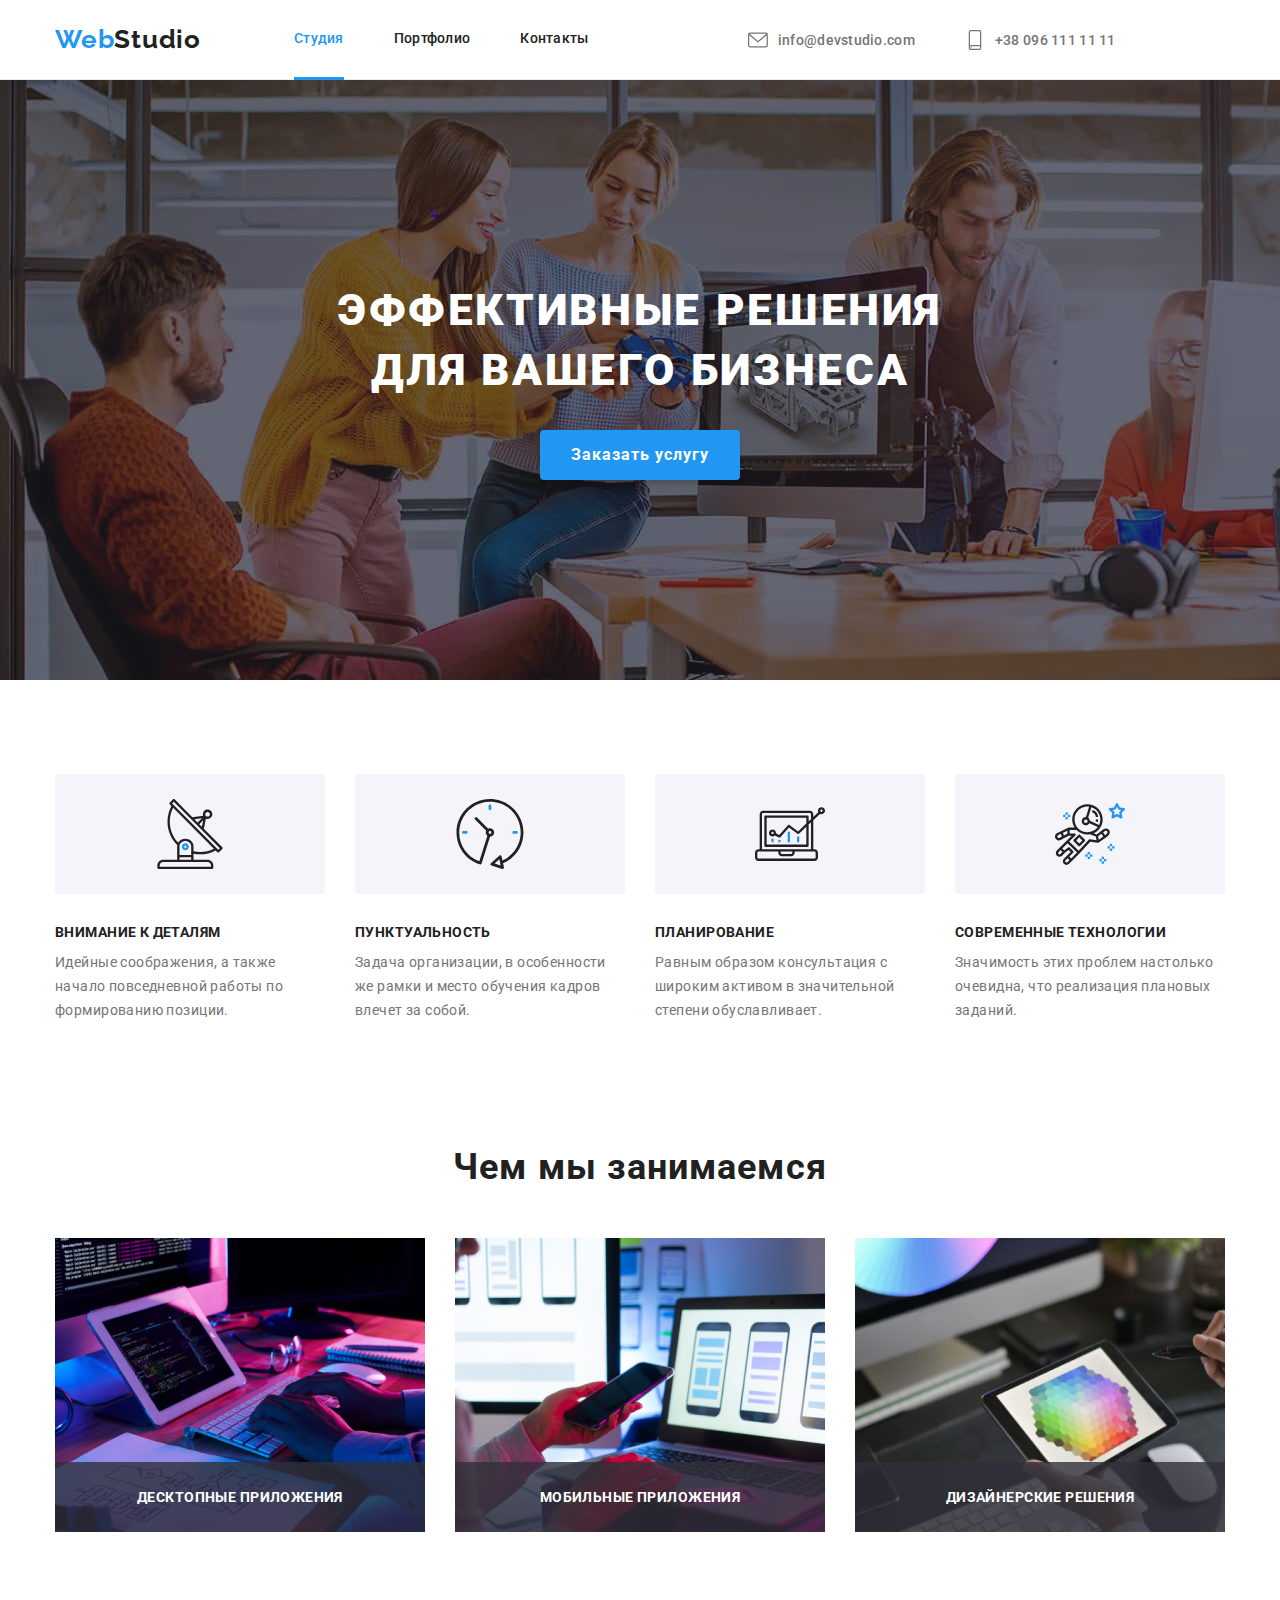
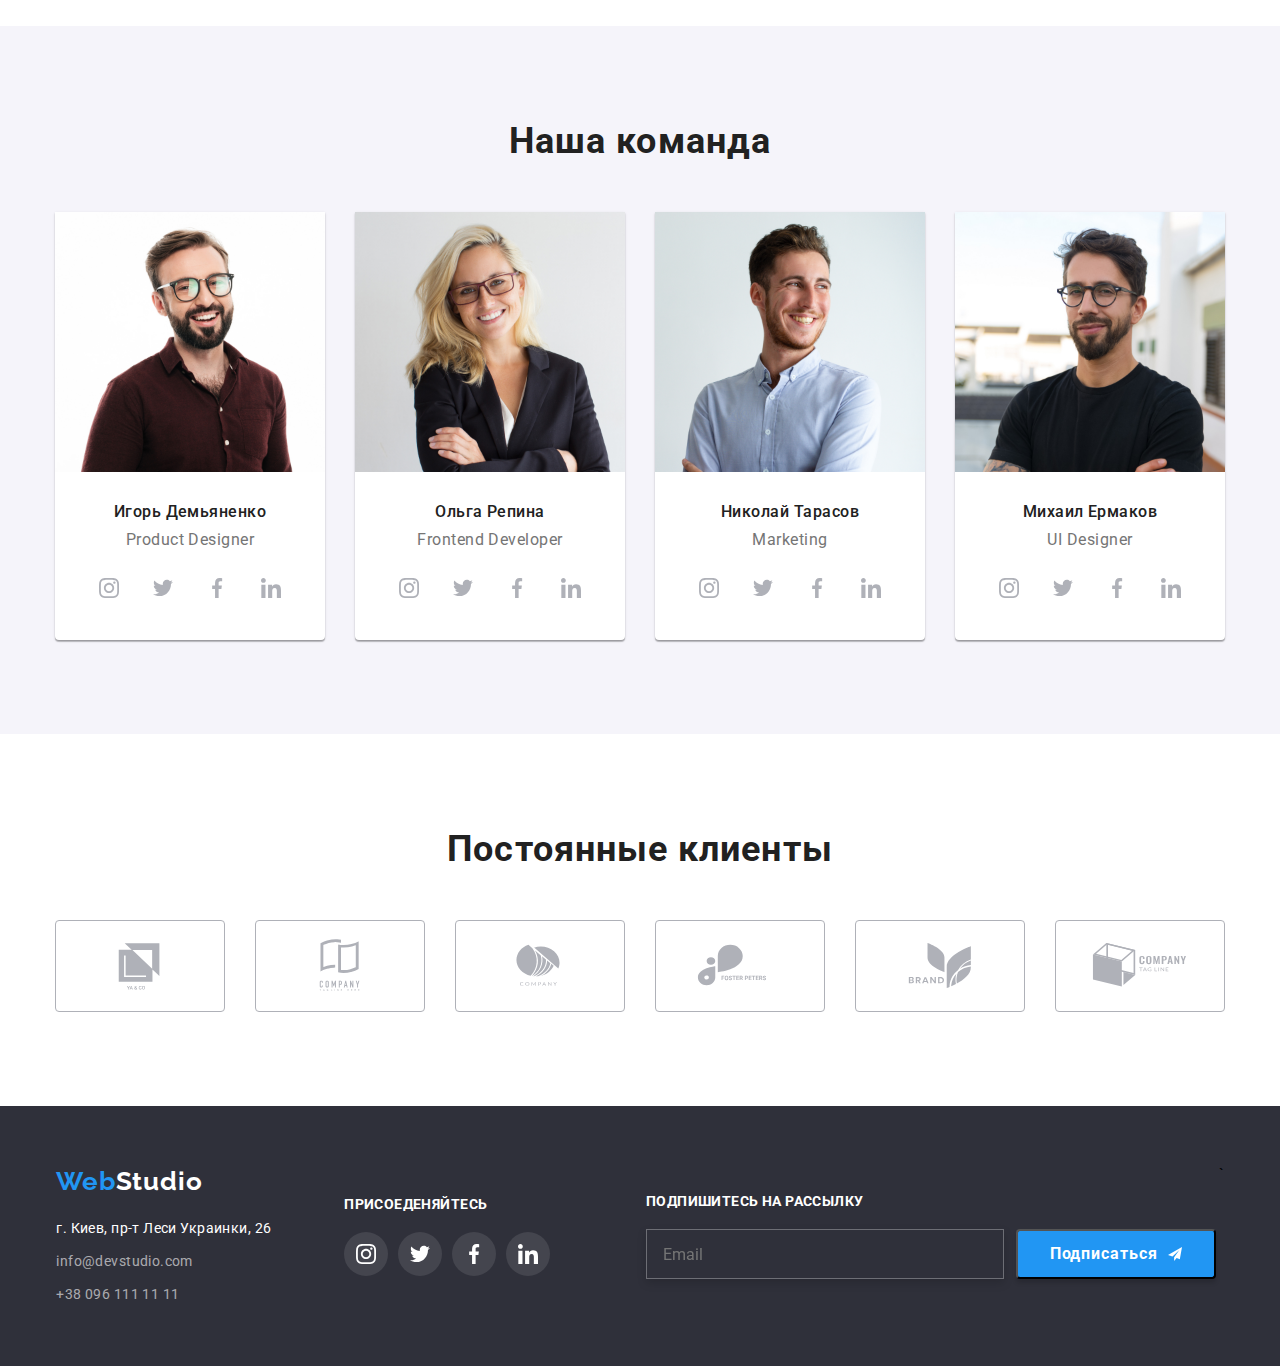
<file: index.html>
<!DOCTYPE html>
<html lang="en">
  <head>
    <meta charset="UTF-8" />
    <meta http-equiv="X-UA-Compatible" content="IE=edge" />
    <meta name="viewport" content="width=device-width, initial-scale=1.0" />
    <link href="https://fonts.googleapis.com/css2?family=Raleway:wght@700&display=swap" rel="stylesheet">
    <link href="https://fonts.googleapis.com/css2?family=Raleway:wght@700&family=Roboto:wght@400;500;700;900&display=swap" rel="stylesheet">
    <link rel="stylesheet" href="https://cdnjs.cloudflare.com/ajax/libs/modern-normalize/1.1.0/modern-normalize.min.css">
    <link rel="stylesheet" href="./css/main.min.css">
    <title>Document</title>
  </head>

  <body>
    <header class="header">
      <div class="container header-container">
        <nav class="nav">
          <a href="" class="nav-logo">Web<span class="nav-logo2">Studio</span></a>
          <button type="button" class="nav-menu__button " data-menu-button>
            <svg class="nav-menu">
              <use class="icon-menu" href="./images/icons.svg#icon-menu"></use>
              </svg>
          </button>
          <!-- Menu -->
          <div class="menu-container" data-menu>
            <button type="button" class="nav-close__menu--button" data-menu-close>
              <svg class="nav-close__menu">
                <use class="icon-close" href="./images/icons.svg#icon-close"></use>
              </svg>
            </button>
            <ul class="site-nav__menu">
              <li class="site-nav__menu--item"><a href="./index.html" class="site-nav__menu--link site-nav__menu--current">Студия</a></li>
              <li class="site-nav__menu--item">
                <a href="./portfolio.html" class="site-nav__menu--link ">Портфолио </a>
              </li >
              <li class="site-nav__menu--item"><a href="" class="site-nav__menu--link"> Контакты </a></li>
            </ul>
            <ul class="contacts-list__menu">
              <li class="contacts-list__item--menu">
                <a href="tel:+380961111111" class="contacts-list__link--menu phone"
                  > +38 096 111 11 11</a
                >
              </li>
              <li class="contacts-list__item--menu">
                <a href="mailto:info@devstudio.com" class="contacts-list__link--menu"> 
                  info@devstudio.com
                </a>
              </li >
            </ul>
            <ul class="nav-social">
              <li class="nav-social__item">
                <a class="nav-social__item--link">Instagram</a>
              </li>
              <li class="nav-social__item">
                <a class="nav-social__item--link">Twitter</a>
              </li>
              <li class="nav-social__item">
                <a class="nav-social__item--link">Facebook</a>
              </li>
              <li class="nav-social__item">
                <a class="nav-social__item--link">LinkedIn</a>
              </li>
            </ul>
          </div>
          <!-- End -->
        <ul class="site-nav">
          <li class="site-nav__item"><a href="./index.html" class="site-nav__link site-nav__link--current">Студия</a></li>
          <li class="site-nav__item">
            <a href="./portfolio.html" class="site-nav__link ">Портфолио </a>
          </li >
          <li class="site-nav__item"><a href="" class="site-nav__link"> Контакты </a></li>
        </ul>
      </nav>
        <ul class="contacts-list">
          <li class="contacts-list__item">
            <a href="mailto:info@devstudio.com" class="contacts-list__link"> 
              <svg class="contacts-list__link--mail" width="20" height="20">
                <use href="./images/icons.svg#icon-mail"></use>
              </svg>info@devstudio.com
            </a>
          </li >
          <li class="contacts-list__item">
            <a href="tel:+380961111111" class="contacts-list__link"
              ><svg class="contacts-list__link--phone" width="20" height="20">
                <use href="./images/icons.svg#icon-smartphone"></use>
              </svg> +38 096 111 11 11</a
            >
          </li>
        </ul>
      </div>
    </header>
    <main>
      <section class="section-slogan"> 
        <div class="container">
          <h1 class="section-slogan__title" >Эффективные решения <br> для вашего бизнеса</h1>
          <button type="button" class="section-slogan__button" data-modal-open>Заказать услугу</button>
        </div>
      </section>
      <div class="backdrop is-hidden" data-modal>
        <div class="modal">
          <form class="modal-form">
            <div class="form-block">
              <h6 class="tittle-form">
              Оставьте свои данные, мы вам перезвоним
              </h6>
              <label for="name" class="label-form">
                Имя 
              </label>
              <div class="icon-block">
              <input class="input-form" type="text" id="name" name="name" >
                  <svg class="icon-form">
                    <use href="./images/icons.svg#icon-contact " width="12" height="12">
                    </use>
                  </svg>
              </div>
              <label for="tel" class="label-form">
                Телефон 
              </label>
              <div class="icon-block">
                <input class="input-form" type="tel" id="tel" name="tel">
                  <svg class="icon-form">
                    <use href="./images/icons.svg#icon-phone " width="12" height="12">
                    </use>
                  </svg>
              </div>
              <label for="mail" class="label-form">
                Почта
              </label>
                <div class="icon-block">
                  <input class="input-form"  type="email" id="mail" name="mail">
                    <svg class="icon-form">
                      <use href="./images/icons.svg#icon-mail-form" width="12" height="12">
                      </use>
                    </svg>
                </div>
              <label for="comment" class="label-form">
                Комментарий
              </label>
              <textarea class="textarea" rows="5"  placeholder="Введите текст" ></textarea>
            </div>
            <label class="check-block-text" >
              <input type="checkbox"  name="topic" value="agree" id="agree"  class="checkbox" >
              <span class="check"></span>
              Соглашаюсь с рассылкой и принимаю <a class="link-form" href="">Условия договора</a></label> 
            <button class="form-button" type="submit">Отправить</button>
          </form>
          <button data-modal-close class="close-menu">
            <svg class="icon-close-form">
              <use href="./images/icons.svg#icon-close " width="11" height="11">
              </use>
            </svg>
          </button>
        </div>
      </div>
      
      <section class="section">
        <div class="container ">
          <h2 class="section-tittle">Информация</h2>
          <ul class="information-list">
            <li class="information-list__item">
              <div class="information-meta">
                <svg class="information-icon" width="70" height="70">
                  <use href="./images/icons.svg#icon-antenna"></use>
                </svg>
              </div>
              <h3 class="information-subtitles">Внимание к деталям</h3>
              <p class="information-description">
                Идейные соображения, а также начало повседневной работы по
                формированию позиции.
              </p>
            </li>   
            <li class="information-list__item">
              <div class="information-meta">
                <svg class="information-icon" width="70" height="70">
                  <use href="./images/icons.svg#icon-clock"></use>
                </svg>
              </div>
              <h3 class="information-subtitles">Пунктуальность</h3>
              <p class="information-description"> 
                Задача организации, в особенности же рамки и место обучения кадров
                влечет за собой.
              </p>
            </li>
            <li class="information-list__item">
              <div class="information-meta">
                <svg class="information-icon" width="70" height="70">
                  <use href="./images/icons.svg#icon-diagrama"></use>
                </svg>  
              </div>
              <h3 class="information-subtitles">Планирование</h3>
              <p class="information-description">
                Равным образом консультация с широким активом в значительной
                степени обуславливает.
              </p>
            </li>
            <li class="information-list__item">
              <div class="information-meta">
                <svg class="information-icon" width="70" height="70">
                  <use href="./images/icons.svg#icon-astronaut"></use>
                </svg>
              </div>
              <h3 class="information-subtitles">Современные технологии</h3>
              <p class="information-description">
                Значимость этих проблем настолько очевидна, что реализация
                плановых заданий.
              </p >
            </li>
          </ul>
        </div>
        </section >
        <section class="section-specialization">
          <div class="container">
            <h2 class="section-specialization__tittle">Чем мы занимаемся</h2>
          <ul class="specialization-list">
            <li class="specalization-list__item">
              <div class="specalization-thumb thumb-one">
                <img src="./images/img.jpg" alt="Человек печатает" width="370" />
              </div>
              
            </li>
            <li class="specalization-list__item">
              <div class="specalization-thumb thumb-two">
                <img
                src="./images/img2.jpg"
                alt="Человек смотрит в телефон"
                width="370"
              />
              </div>
              
            </li>
            <li class="specalization-list__item">
              <div class="specalization-thumb thumb-three">
                <img
                src="./images/img3.jpg"
                alt="Человек смотрит в планшет"
                width="370"
              />
              </div>
            </li>
          </ul>
        </div>
      </section>
      <section class="section-team">
        <div class="container">
        <h2 class="section-team__tittle"> Наша команда</h2>
        <ul class="team-list">
          <li class="team-list__item">
            <img src="./images/h1.jpg" alt="Фото парня в очках" width="270" class="team-list__img"/>
            <div class="teams-container">
            <h3 class="team-name">Игорь Демьяненко</h3>
            <p class="team-specialization">Product Designer</p>
            <ul class="team-media__list">
              <li class="team-media__list--item">
                <a class="team-media__link" href="">
                  <svg class="team-media__icon">
                    <use href="./images/icons.svg#icon-instagram">
                    </use>
                  </svg>
                </a>
              </li>
              <li class="team-media__list--item"> <a class="team-media__link" href="">
                <svg class="team-media__icon">
                  <use href="./images/icons.svg#icon-twitter">
                  </use>
                </svg>
              </a></li>
              <li class="team-media__list--item">
                <a class="team-media__link" href="">
                <svg class="team-media__icon">
                  <use href="./images/icons.svg#icon-facebook">
                  </use>
                </svg>
              </a></li>
              <li class="team-media__list--item"> <a class="team-media__link" href="">
                <svg class="team-media__icon">
                  <use href="./images/icons.svg#icon-linkedin">
                  </use>
                </svg>
              </a></li>
            </ul>
            </div>
          </li>
          <li class="team-list__item">
            <img
              src="./images/h2.jpg"
              alt="Фото девушки с белыми волосами в очках"
              width="270"
              class="team-list__img"
            />
            <div class="teams-container">
            <h3 class="team-name">Ольга Репина</h3>
            <p class="team-specialization">Frontend Developer</p>  
            <ul class="team-media__list">
              <li class="team-media__list--item">
                <a class="team-media__link" href="">
                  <svg class="team-media__icon">
                    <use href="./images/icons.svg#icon-instagram">
                    </use>
                  </svg>
                </a>
              </li>
              <li class="team-media__list--item"> <a class="team-media__link" href="">
                <svg class="team-media__icon">
                  <use href="./images/icons.svg#icon-twitter">
                  </use>
                </svg>
              </a></li>
              <li class="team-media__list--item">
                <a class="team-media__link" href="">
                <svg class="team-media__icon">
                  <use href="./images/icons.svg#icon-facebook">
                  </use>
                </svg>
              </a></li>
              <li class="team-media__list--item"> <a class="team-media__link" href="">
                <svg class="team-media__icon">
                  <use href="./images/icons.svg#icon-linkedin">
                  </use>
                </svg>
              </a></li>
            </ul>
            </div>
          </li>
          <li class="team-list__item">
            <img
              src="./images/h3.jpg"
              alt="Фото парня в рубашке  "
              width="270"
              class="team-list__img"
            />
            <div class="teams-container">
            <h3 class="team-name">Николай Тарасов</h3>
            <p class="team-specialization">Marketing</p>  
            <ul class="team-media__list">
              <li class="team-media__list--item">
                <a class="team-media__link" href="">
                  <svg class="team-media__icon">
                    <use href="./images/icons.svg#icon-instagram">
                    </use>
                  </svg>
                </a>
              </li>
              <li class="team-media__list--item"> <a class="team-media__link" href="">
                <svg class="team-media__icon">
                  <use href="./images/icons.svg#icon-twitter">
                  </use>
                </svg>
              </a></li>
              <li class="team-media__list--item">
                <a class="team-media__link" href="">
                <svg class="team-media__icon">
                  <use href="./images/icons.svg#icon-facebook">
                  </use>
                </svg>
              </a></li>
              <li class="team-media__list--item"> <a class="team-media__link" href="">
                <svg class="team-media__icon">
                  <use href="./images/icons.svg#icon-linkedin">
                  </use>
                </svg>
              </a></li>
            </ul>
            </div>
          </li>
          <li class="team-list__item ">
            <img
              src="./images/h4.jpg"
              alt="Фото парня в чёрной футболке"
              width="270"
              class="team-list__img"
            />
            <div class="teams-container">
            <h3 class="team-name">Михаил Ермаков</h3>
            <p class="team-specialization">UI Designer</p>  
            <ul class="team-media__list">
              <li class="team-media__list--item">
                <a class="team-media__link" href="">
                  <svg class="team-media__icon">
                    <use href="./images/icons.svg#icon-instagram">
                    </use>
                  </svg>
                </a>
              </li>
              <li class="team-media__list--item"> <a class="team-media__link" href="">
                <svg class="team-media__icon">
                  <use href="./images/icons.svg#icon-twitter">
                  </use>
                </svg>
              </a></li>
              <li class="team-media__list--item">
                <a class="team-media__link" href="">
                <svg class="team-media__icon">
                  <use href="./images/icons.svg#icon-facebook">
                  </use>
                </svg>
              </a></li>
              <li class="team-media__list--item"> <a class="team-media__link" href="">
                <svg class="team-media__icon">
                  <use href="./images/icons.svg#icon-linkedin">
                  </use>
                </svg>
              </a></li>
            </ul>
          </li>
        </ul>
            </div>
      </div>
      </section>
      <section class="client-section">
        <div class="container">
          <h2 class="client-section__title"> Постоянные клиенты</h2>
          <ul class="client-list">
            <li class="client-list__item">
                <a class="client-link" href="">
                  <svg class="client-icon">
                    <use href="./images/icons.svg#icon-client1">
                    </use>
                  </svg>
                </a>
              </li>
            <li class="client-list__item">
              <a class="client-link" href="">
                <svg class="client-icon">
                  <use href="./images/icons.svg#icon-client2">
                  </use>
                </svg>
              </a>
            </li>
            <li class="client-list__item">
            <a class="client-link" href="">
              <svg class="client-icon">
                <use href="./images/icons.svg#icon-client3">
                </use>
              </svg>
            </a>
            </li>
            <li class="client-list__item">
              <a class="client-link" href="">
                <svg class="client-icon">
                  <use href="./images/icons.svg#icon-client4">
                  </use>
                </svg>
              </a>
            </li>
              <li class="client-list__item"> 
                <a class="client-link" href="">
                  <svg class="client-icon">
                    <use href="./images/icons.svg#icon-client5">
                    </use>
                  </svg>
                </a>
            </li>
            <li class="client-list-item">
              <a class="client-link" href="">
                <svg class="client-icon">
                  <use href="./images/icons.svg#icon-client6">
                  </use>
                </svg>
              </a>
          </li>
          </ul>
        </div>
      </section>
    </main>
    <footer class="footer">
      <div class="container">
        <div class="footer-div-second">
      <div class="footer-left">
        <a href="" class="footer-logo">Web<span class="footer-logo2">Studio</span></a>
      <address class="address">
        <ul class="addres-list">
          <li class="addres-list__item">
              <a
                href="https://www.google.com.ua/maps/place/%D0%B1%D1%83%D0%BB.+%D0%9B%D0%B5%D1%81%D0%B8+%D0%A3%D0%BA%D1%80%D0%B0%D0%B8%D0%BD%D0%BA%D0%B8,+26,+%D0%9A%D0%B8%D0%B5%D0%B2,+02000/@50.4265841,30.5361971,17z/data=!3m1!4b1!4m5!3m4!1s0x40d4cf0e033ecbe9:0x57a4dffefec77da0!8m2!3d50.4265807!4d30.5383858?hl=ru"
                target="_blank"
                class="footer-googlelink"
                >г. Киев, пр-т Леси Украинки, 26</a
              >
          </li>
          <li class="addres-list__item">
              <a href="mailto:info@devstudio.com" class="address-link"
                >info@devstudio.com</a
              >
          </li>
          <li class="addres-list__item">
              <a href="tel:+380961111111" class="address-link"
                >+38 096 111 11 11</a
              >
          </li>
        </ul>
      </address>
      </div>
      <div class="footer-center">
          <h4 class="welcom">Присоеденяйтесь</h4>
          <ul class="footer-media__list">
            <li class="footer-media__list--item">
              <a class="footer-media__link" href="">
                <svg class="footer-media__icon" >
                  <use href="./images/icons.svg#icon-instagram">
                  </use>
                </svg>
              </a>
            </li>
            <li class="footer-media__list--item">
              <a class="footer-media__link" href="">
                <svg class="footer-media__icon" >
                  <use href="./images/icons.svg#icon-twitter">
                  </use>
                </svg>
              </a>
            </li>
            <li class="footer-media__list--item">
              <a class="footer-media__link" href="">
                <svg class="footer-media__icon" >
                  <use href="./images/icons.svg#icon-facebook">
                  </use>
                </svg>
              </a>
            </li>
            <li class="footer-media__list--item">
              <a class="footer-media__link" href="">
                <svg class="footer-media__icon" >
                  <use href="./images/icons.svg#icon-linkedin">
                  </use>
                </svg>
              </a>
            </li>
          </ul>
      </div>
      <div class="footer-div-right">
        <h5 class="distribution-tittle">Подпишитесь на рассылку</h5>
        <form class="footer-distrbution">
          <input type="email" name="Email" placeholder="Email" class="footer-distrbution__input"> 
          <button class="footer-distrbution__button">Подписаться
            <svg class="footer-distrbution__button--svg">
              <use href="./images/icons.svg#icon-telegram">
              </use>
            </svg>
          </button>
        </form>
      </div>`
    </div>
    </div> 
  </footer>
  <script src="./js/modal.js"></script>
  <script src="./js/menu.js"></script>
  </body>
</html>
</file>
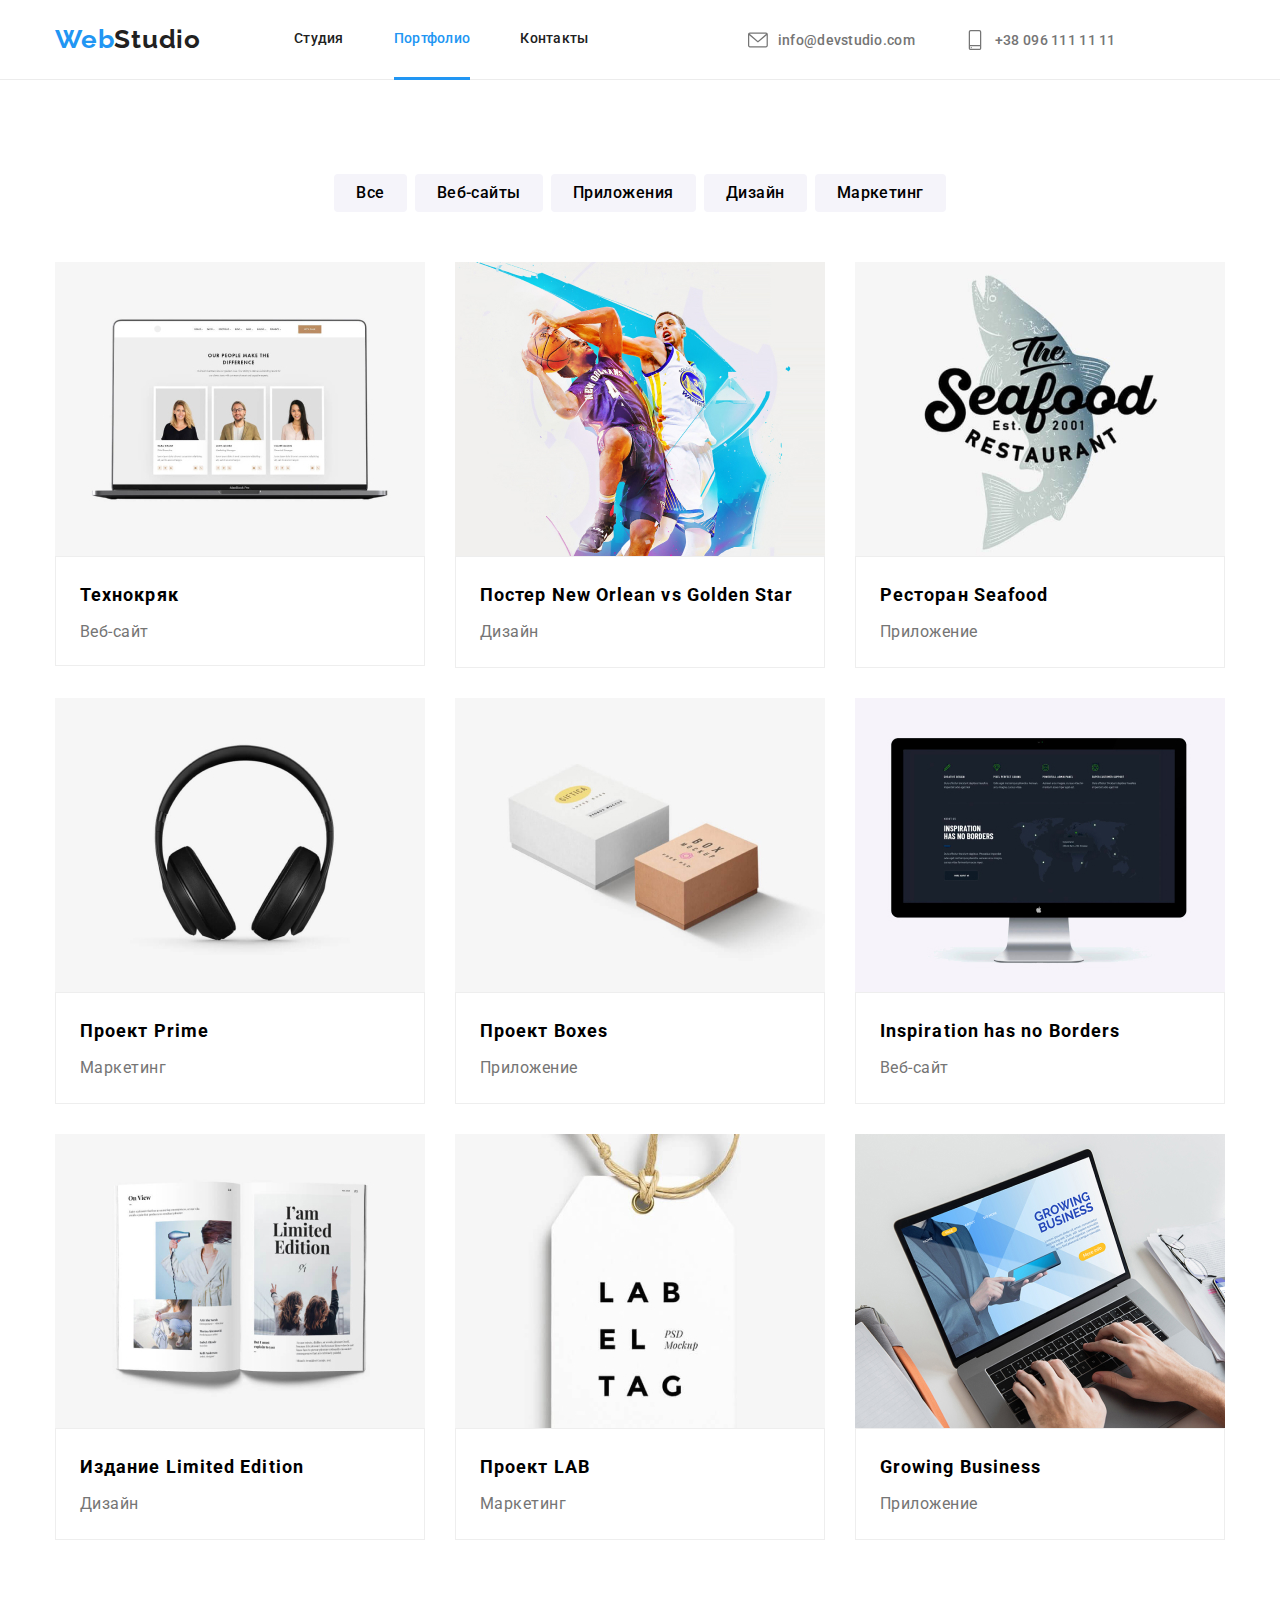
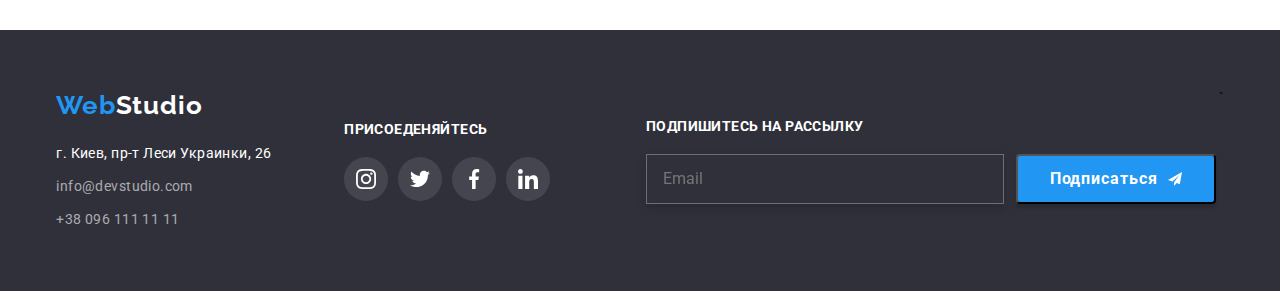
<file: portfolio.html>
<!DOCTYPE html>
<html lang="en">
  <head>
    <meta charset="UTF-8" />
    <meta http-equiv="X-UA-Compatible" content="IE=edge" />
    <meta name="viewport" content="width=device-width, initial-scale=1.0" />
    <link
      href="https://fonts.googleapis.com/css2?family=Raleway:wght@700&display=swap"
      rel="stylesheet"
    />
    <link
      href="https://fonts.googleapis.com/css2?family=Raleway:wght@700&family=Roboto:wght@400;500;700;900&display=swap"
      rel="stylesheet"
    />
    <link rel="stylesheet" href="https://cdnjs.cloudflare.com/ajax/libs/modern-normalize/1.1.0/modern-normalize.min.css">

    <link rel="stylesheet" href="./css/main.min.css">
    <title>Document</title>
  </head>
  <body>
    <header class="header">
      <div class="container header-container">
        <nav class="nav">
          <a href="" class="nav-logo">Web<span class="nav-logo2">Studio</span></a>
          <button type="button" class="nav-menu__button " data-menu-button>
            <svg class="nav-menu">
              <use class="icon-menu" href="./images/icons.svg#icon-menu"></use>
              </svg>
          </button>
          <!-- Menu -->
          <div class="menu-container" data-menu>
            <button type="button" class="nav-close__menu--button" data-menu-close>
              <svg class="nav-close__menu">
                <use class="icon-close" href="./images/icons.svg#icon-close"></use>
              </svg>
            </button>
            <ul class="site-nav__menu">
              <li class="site-nav__menu--item"><a href="./index.html" class="site-nav__menu--link site-nav__menu--current">Студия</a></li>
              <li class="site-nav__menu--item">
                <a href="./portfolio.html" class="site-nav__menu--link ">Портфолио </a>
              </li >
              <li class="site-nav__menu--item"><a href="" class="site-nav__menu--link"> Контакты </a></li>
            </ul>
            <ul class="contacts-list__menu">
              <li class="contacts-list__item--menu">
                <a href="tel:+380961111111" class="contacts-list__link--menu phone"
                  > +38 096 111 11 11</a
                >
              </li>
              <li class="contacts-list__item--menu">
                <a href="mailto:info@devstudio.com" class="contacts-list__link--menu"> 
                  info@devstudio.com
                </a>
              </li >
            </ul>
            <ul class="nav-social">
              <li class="nav-social__item">
                <a class="nav-social__item--link">Instagram</a>
              </li>
              <li class="nav-social__item">
                <a class="nav-social__item--link">Twitter</a>
              </li>
              <li class="nav-social__item">
                <a class="nav-social__item--link">Facebook</a>
              </li>
              <li class="nav-social__item">
                <a class="nav-social__item--link">LinkedIn</a>
              </li>
            </ul>
          </div>
          <!-- End -->
        <ul class="site-nav">
          <li class="site-nav__item"><a href="./index.html" class="site-nav__link ">Студия</a></li>
          <li class="site-nav__item">
            <a href="./portfolio.html" class="site-nav__link site-nav__link--current">Портфолио </a>
          </li >
          <li class="site-nav__item"><a href="" class="site-nav__link"> Контакты </a></li>
        </ul>
      </nav>
        <ul class="contacts-list">
          <li class="contacts-list__item">
            <a href="mailto:info@devstudio.com" class="contacts-list__link"> 
              <svg class="contacts-list__link--mail" width="20" height="20">
                <use href="./images/icons.svg#icon-mail"></use>
              </svg>info@devstudio.com
            </a>
          </li >
          <li class="contacts-list__item">
            <a href="tel:+380961111111" class="contacts-list__link"
              ><svg class="contacts-list__link--phone" width="20" height="20">
                <use href="./images/icons.svg#icon-smartphone"></use>
              </svg> +38 096 111 11 11</a>
          </li>
        </ul>
      </div>
    </header>
    <main>
      <section class="section">  
        <div class="container">
          <h2 class="button-tittle">Меню кнопок</h2>
          <ul class="button-list"> 
            <li class="button-list__item"><button type="button" class="button">Все</button></li>
            <li class="button-list__item"><button type="button" class="button">Веб-сайты</button></li>
            <li class="button-list__item"><button type="button" class="button">Приложения</button></li>
            <li class="button-list__item"><button type="button" class="button">Дизайн</button></li>
            <li class="button-list__item"><button type="button" class="button">Маркетинг</button></li>
          </ul>
          <ul class="portfolio-fotos__list">
            <li class="portfolio-fotos__list--item">
              <div class="portfolio-thumb portfolio-thumb-one">
                <img
                src="./images/imgprt.jpg"
                alt="Интернет страница"
                class="portfolio-thumb__img"
              />
              </div>
              
              <div class="container-content container-content__first">
              <h3 class="portfolio-fotos__subtittle">Технокряк</h3>
              <p class="portfolio-fotos__description">Веб-сайт</p>
              </div> 
            </li>
            <li class="portfolio-fotos__list--item">
              <div class="portfolio-thumb portfolio-thumb-two">
                <img
                  src="./images/imgprt2.jpg"
                  alt="Игра в баскетбол"
                  class="portfolio-thumb__img"
                />
              </div>
              
              <div class="container-content">
              <h3 class="portfolio-fotos__subtittle">Постер New Orlean vs Golden Star</h3>
              <p class="portfolio-fotos__description">Дизайн</p>  
              </div>
              
            </li>
            <li class="portfolio-fotos__list--item">
              <div class="portfolio-thumb portfolio-thumb-three">
                <img
                src="./images/imgprt3.jpg"
                alt="Логотип"
                class="portfolio-thumb__img"
              />
              </div>
              
              <div class="container-content">
              <h3 class="portfolio-fotos__subtittle">Ресторан Seafood</h3>
              <p class="portfolio-fotos__description">Приложение</p>  
              </div>
              
            </li >
            <li class="portfolio-fotos__list--item">
              <div class="portfolio-thumb portfolio-thumb-four">
                <img
                src="./images/imgprt4.jpg"
                alt="Наушники"
                class="portfolio-thumb__img"
              />
              </div>
              
              <div class="container-content">
              <h3 class="portfolio-fotos__subtittle">Проект Prime</h3>
              <p class="portfolio-fotos__description">Маркетинг</p>  
              </div>
            </li >
            <li class="portfolio-fotos__list--item">
              <div class="portfolio-thumb portfolio-thumb-five">
                <img
                src="./images/imgprt5.jpg"
                alt="Коробки"
                class="portfolio-thumb__img"
              />
              </div>
              
              <div class="container-content">
              <h3 class="portfolio-fotos__subtittle">Проект Boxes</h3>
              <p class="portfolio-fotos__description">Приложение</p> 
              </div>
              
            </li >
            <li class="portfolio-fotos__list--item">
              <div class="portfolio-thumb portfolio-thumb-six">
                <img
                src="./images/imgprt6.jpg"
                alt="Монитор"
                class="portfolio-thumb__img"
              />
              </div>
              <div class="container-content">
              <h3 class="portfolio-fotos__subtittle">Inspiration has no Borders</h3>
              <p class="portfolio-fotos__description">Веб-сайт</p>  
              </div>
              
            </li>
            <li class="portfolio-fotos__list--item">
              <div class="portfolio-thumb portfolio-thumb-seven">
                <img
                src="./images/imgprt7.jpg"
                alt="Книга"
                class="portfolio-thumb__img"
              />
              </div>
              
              <div class="container-content">
              <h3 class="portfolio-fotos__subtittle">Издание Limited Edition</h3>
              <p class="portfolio-fotos__description">Дизайн</p>  
              </div>
              
            </li>
            <li class="portfolio-fotos__list--item">
              <div class="portfolio-thumb portfolio-thumb-eight">
                <img
                src="./images/imgprt8.jpg"
                alt="Бирка"
                class="portfolio-thumb__img"
              />
              </div>
              
              <div class="container-content">
              <h3 class="portfolio-fotos__subtittle">Проект LAB</h3>
              <p class="portfolio-fotos__description">Маркетинг</p>  
              </div>
              
            </li>
            <li class="portfolio-fotos__list--item">
              <div class="portfolio-thumb portfolio-thumb-nine">
                <img
                src="./images/imgprt9.jpg"
                alt="Ноутбук"
                class="portfolio-thumb__img"
              />
              </div>
              
              <div class="container-content">
              <h3 class="portfolio-fotos__subtittle">Growing Business</h3>
              <p class="portfolio-fotos__description">Приложение</p>  
              </div>
            </li>
          </ul>
        </div>
        </section>
      </main>
      <footer class="footer">
        <div class="container">
          <div class="footer-div-second">
        <div class="footer-left">
          <a href="" class="footer-logo">Web<span class="footer-logo2">Studio</span></a>
        <address class="address">
          <ul class="addres-list">
            <li class="addres-list__item">
                <a
                  href="https://www.google.com.ua/maps/place/%D0%B1%D1%83%D0%BB.+%D0%9B%D0%B5%D1%81%D0%B8+%D0%A3%D0%BA%D1%80%D0%B0%D0%B8%D0%BD%D0%BA%D0%B8,+26,+%D0%9A%D0%B8%D0%B5%D0%B2,+02000/@50.4265841,30.5361971,17z/data=!3m1!4b1!4m5!3m4!1s0x40d4cf0e033ecbe9:0x57a4dffefec77da0!8m2!3d50.4265807!4d30.5383858?hl=ru"
                  target="_blank"
                  class="footer-googlelink"
                  >г. Киев, пр-т Леси Украинки, 26</a
                >
            </li>
            <li class="addres-list__item">
                <a href="mailto:info@devstudio.com" class="address-link"
                  >info@devstudio.com</a
                >
            </li>
            <li class="addres-list__item">
                <a href="tel:+380961111111" class="address-link"
                  >+38 096 111 11 11</a
                >
            </li>
          </ul>
        </address>
        </div>
        <div class="footer-center">
          <h4 class="welcom">Присоеденяйтесь</h4>
          <ul class="footer-media__list">
            <li class="footer-media__list--item">
              <a class="footer-media__link" href="">
                <svg class="footer-media__icon" >
                  <use href="./images/icons.svg#icon-instagram">
                  </use>
                </svg>
              </a>
            </li>
            <li class="footer-media__list--item">
              <a class="footer-media__link" href="">
                <svg class="footer-media__icon" >
                  <use href="./images/icons.svg#icon-twitter">
                  </use>
                </svg>
              </a>
            </li>
            <li class="footer-media__list--item">
              <a class="footer-media__link" href="">
                <svg class="footer-media__icon" >
                  <use href="./images/icons.svg#icon-facebook">
                  </use>
                </svg>
              </a>
            </li>
            <li class="footer-media__list--item">
              <a class="footer-media__link" href="">
                <svg class="footer-media__icon" >
                  <use href="./images/icons.svg#icon-linkedin">
                  </use>
                </svg>
              </a>
            </li>
          </ul>
      </div>
        <div class="footer-div-right">
          <h5 class="distribution-tittle">Подпишитесь на рассылку</h5>
          <form class="footer-distrbution">
            <input type="email" name="Email" placeholder="Email" class="footer-distrbution__input"> 
            <button class="footer-distrbution__button">Подписаться
              <svg class="footer-distrbution__button--svg " >
                <use href="./images/icons.svg#icon-telegram">
                </use>
              </svg>
            </button>
          </form>
        </div>`
      </div>
      </div> 
    </footer>
    <script src="./js/menu.js"></script>
  </body>
</html>
</file>
<file: css/main.min.css>
body{background-color:#fff;font-family:Roboto, sans-serif;color:var(--main-color-text);margin:0px}ul{margin-top:0px;margin-bottom:0px;list-style-type:none;padding:0px}img{display:block;max-width:100%;height:auto}a{text-decoration:none}.header{border-bottom:1px solid #ECECEC;position:relative}@media screen and (max-width: 767px){.header{display:-webkit-box;display:-ms-flexbox;display:flex;margin-left:auto;margin-right:auto;-webkit-box-pack:center;-ms-flex-pack:center;justify-content:center}}@media screen and (min-width: 768px){.header{display:-webkit-box;display:-ms-flexbox;display:flex}}@media screen and (min-width: 1200px){.header{width:auto;margin-left:auto;margin-right:auto}}.nav{padding-top:24px;padding-bottom:25px;display:-webkit-box;display:-ms-flexbox;display:flex;-webkit-box-align:center;-ms-flex-align:center;align-items:center;-webkit-box-pack:center;-ms-flex-pack:center;justify-content:center;position:relative}.nav-logo{color:#2196f3;font-family:Raleway, sans-serif;font-weight:700;font-size:26px;line-height:1.17;letter-spacing:0.03em}.nav-logo2{color:#212121;font-size:26px;line-height:1.17;letter-spacing:0.03em}.site-nav{margin-left:93px;margin-top:0px;margin-bottom:0px;padding-left:0px;display:none}@media screen and (min-width: 480px){.site-nav{display:none}}@media screen and (min-width: 768px){.site-nav{display:-webkit-box;display:-ms-flexbox;display:flex}}@media screen and (min-width: 1200px){.site-nav{display:-webkit-box;display:-ms-flexbox;display:flex}}.site-nav .site-nav__item:not(:last-child){margin-right:50px}.site-nav__link{color:#212121;text-decoration:none;font-weight:500;font-size:14px;line-height:16px;letter-spacing:0.02em;-webkit-transition:color 250ms cubic-bezier(0.4, 0, 0.2, 1);transition:color 250ms cubic-bezier(0.4, 0, 0.2, 1)}.site-nav__link:hover,.site-nav__link:focus{color:#2196f3}.site-nav__link--current{color:#2196f3}.site-nav__link--current::after{text-decoration:underline;content:"";background-color:#2196f3;width:100%;height:3px;-webkit-transform:translateY(30px);transform:translateY(30px);display:-webkit-box;display:-ms-flexbox;display:flex}.site-nav__menu{display:block;color:#000}.site-nav__menu--current{color:#2196f3;font-family:'Roboto';font-style:normal;font-weight:500;font-size:40px;line-height:47px;text-align:center;letter-spacing:0.02em;text-align:start;margin-left:40px;-webkit-box-align:center;-ms-flex-align:center;align-items:center}.site-nav__menu--link{color:#000;font-family:'Roboto';font-style:normal;font-weight:500;font-size:40px;line-height:47px;text-align:center;letter-spacing:0.02em;text-align:start;margin-left:40px;-webkit-box-align:center;-ms-flex-align:center;align-items:center;-webkit-transition:color 250ms cubic-bezier(0.4, 0, 0.2, 1);transition:color 250ms cubic-bezier(0.4, 0, 0.2, 1)}.site-nav__menu--link:hover,.site-nav__menu--link:focus{color:#2196f3}.site-nav__menu--item:not(:last-child){margin-bottom:35px}.nav-menu{width:24px;height:15px;fill:currentColor}.nav-close__menu{width:24px;height:15px;fill:currentColor}.nav-menu__button{margin-left:284px;background-color:#ffff;border:none;color:#000;-webkit-transition:color 250ms cubic-bezier(0.4, 0, 0.2, 1);transition:color 250ms cubic-bezier(0.4, 0, 0.2, 1)}.nav-menu__button:hover,.nav-menu__button:focus{color:#2196f3}@media screen and (min-width: 768px){.nav-menu__button{display:none}}.menu-container{position:absolute;width:480px;height:796px;top:0;left:-3%;background-color:#fff;-webkit-transform:translateY(-100%);transform:translateY(-100%);-webkit-transition:-webkit-transform 250ms linear;transition:-webkit-transform 250ms linear;transition:transform 250ms linear;transition:transform 250ms linear, -webkit-transform 250ms linear;z-index:999}.menu-container.is-open{-webkit-transform:translateY(0%);transform:translateY(0%)}.nav-close__menu--button{background-color:#ffff;border:none;margin-left:440px;margin-top:20px;-webkit-transition:color 250ms cubic-bezier(0.4, 0, 0.2, 1);transition:color 250ms cubic-bezier(0.4, 0, 0.2, 1)}.nav-close__menu--button:hover,.nav-close__menu--button:focus{color:#2196f3}.contacts-list{margin-left:auto;-webkit-box-align:center;-ms-flex-align:center;align-items:center;display:none}@media screen and (max-width: 767px){.contacts-list{width:480px}}@media screen and (min-width: 768px){.contacts-list{width:768px;display:block;-webkit-box-align:center;-ms-flex-align:center;align-items:center;-webkit-box-pack:center;-ms-flex-pack:center;justify-content:center}}@media screen and (min-width: 1200px){.contacts-list{width:1200px;display:-webkit-box;display:-ms-flexbox;display:flex}}.contacts-list__menu{display:block}.contacts-list__link--menu{font-family:'Roboto';font-style:normal;font-weight:500;font-size:34px;line-height:40px;text-align:left;color:#757575}.contacts-list__item--menu{margin-left:40px;margin-top:32px}.phone{color:#2196F3}.contacts-list__item--menu:first-child{color:#2196F3}.contacts-list__item--menu:not(:last-child){margin-top:302px}.contacts-list__item--menu:last-child{margin-bottom:64px}.contacts-list .contacts-list__item+.contacts-list__item{margin-left:50px}.contacts-list__link{text-decoration:none;color:#757575;font-weight:500;font-size:14px;line-height:16px;letter-spacing:0.02em;display:-webkit-box;display:-ms-flexbox;display:flex;-webkit-box-pack:center;-ms-flex-pack:center;justify-content:center;-webkit-box-align:center;-ms-flex-align:center;align-items:center;-webkit-transition:color 250ms cubic-bezier(0.4, 0, 0.2, 1);transition:color 250ms cubic-bezier(0.4, 0, 0.2, 1)}.contacts-list__link:hover,.contacts-list__link:focus{color:#2196f3}.contacts-list__link--mail{margin-right:10px;fill:currentColor;-webkit-transition:border-color 250ms cubic-bezier(0.4, 0, 0.2, 1);transition:border-color 250ms cubic-bezier(0.4, 0, 0.2, 1)}.contacts-list__link--phone{margin-right:10px;fill:currentColor;-webkit-transition:border-color 250ms cubic-bezier(0.4, 0, 0.2, 1);transition:border-color 250ms cubic-bezier(0.4, 0, 0.2, 1)}@media screen and (min-width: 768px){.contacts-list__item{margin-left:50px}}.contacts-list__item:hover{fill:#2196f3}.nav-social{display:-webkit-box;display:-ms-flexbox;display:flex}.nav-social__item{margin-right:10px;padding-right:10px;border-right:1px solid rgba(33,33,33,0.2)}.nav-social__item:last-child{border:none;padding:0px;margin-right:0px}.nav-social__item:first-child{margin-left:40px}.nav-social__item--link{font-family:'Roboto';font-style:normal;font-weight:500;font-size:18px;line-height:22px;letter-spacing:0.02em;color:#2196F3}.section-slogan{padding-top:200px;padding-bottom:200px;background-color:#2f303a;margin-left:auto;margin-right:auto;text-align:center;background-image:-webkit-gradient(linear, left top, right top, from(rgba(47,48,58,0.4)), to(rgba(47,48,58,0.4))),url(../images/backgroundimg.jpg);background-image:linear-gradient(to right, rgba(47,48,58,0.4), rgba(47,48,58,0.4)),url(../images/backgroundimg.jpg);background-size:cover}@media screen and (max-width: 767px){.section-slogan{display:-webkit-box;display:-ms-flexbox;display:flex;-webkit-box-pack:center;-ms-flex-pack:center;justify-content:center;-ms-flex-line-pack:center;align-content:center;margin-left:0;margin-right:0}}@media screen and (min-width: 768px){.section-slogan{margin-left:0;margin-right:0}}@media screen and (min-width: 1200px){.section-slogan{width:auto;margin-left:auto;margin-right:auto}}.section-slogan__title{color:#fff;font-weight:900;font-size:44px;line-height:60px;letter-spacing:0.06em;text-transform:uppercase;margin-top:0px;margin-bottom:30px;display:-webkit-box;display:-ms-flexbox;display:flex;text-align:center;-webkit-box-pack:center;-ms-flex-pack:center;justify-content:center}@media screen and (max-width: 767px){.section-slogan__title{font-family:'Roboto';font-style:normal;font-weight:900;font-size:26px;line-height:42px;text-align:center;letter-spacing:0.06em;text-transform:uppercase;color:#FFFFFF}}@media screen and (min-width: 768px){.section-slogan__title{font-family:'Roboto';font-style:normal;font-weight:900;font-size:26px;line-height:42px;text-align:center;letter-spacing:0.06em;text-transform:uppercase;color:#FFFFFF}}@media screen and (min-width: 1200px){.section-slogan__title{color:#fff;font-weight:900;font-size:44px;line-height:60px;letter-spacing:0.06em;text-transform:uppercase;margin-top:0px;margin-bottom:30px;display:-webkit-box;display:-ms-flexbox;display:flex;text-align:center;-webkit-box-pack:center;-ms-flex-pack:center;justify-content:center}}.section-slogan__button{color:#fff;background-color:#2196f3;-webkit-box-shadow:0px 4px 4px rgba(0,0,0,0.15);box-shadow:0px 4px 4px rgba(0,0,0,0.15);border-radius:4px;padding:10px, 32px, 10px, 32px;font-weight:700;font-size:16px;line-height:30px;letter-spacing:0.06em;border:none;min-width:200px;min-height:50px;cursor:pointer}.backdrop{position:fixed;top:0;bottom:0;left:0;right:0;background-color:rgba(15,12,12,0.5);z-index:2;overflow-y:scroll}.backdrop.is-hidden{opacity:0;pointer-events:none}.backdrop.is-hidden.modal{-webkit-transform:translate(-50%, -50%);transform:translate(-50%, -50%)}.modal{width:528px;height:581px;background-color:#fff;position:absolute;left:50%;top:50%;-webkit-transform:translate(-50%, -50%);transform:translate(-50%, -50%);position:absolute;-webkit-transition:-webkit-transform 2250ms cubic-bezier(0.4, 0, 0.2, 1);transition:-webkit-transform 2250ms cubic-bezier(0.4, 0, 0.2, 1);transition:transform 2250ms cubic-bezier(0.4, 0, 0.2, 1);transition:transform 2250ms cubic-bezier(0.4, 0, 0.2, 1), -webkit-transform 2250ms cubic-bezier(0.4, 0, 0.2, 1)}@media screen and (min-width: 480px){.modal{width:450px}}@media screen and (min-width: 1200px){.modal{width:528px}}.close-menu{position:absolute;padding:0px;margin:0px;min-height:20px;min-height:30px;display:-webkit-box;display:-ms-flexbox;display:flex;-webkit-box-pack:center;-ms-flex-pack:center;justify-content:center;-webkit-box-align:center;-ms-flex-align:center;align-items:center;border:none;top:0px;right:0px;border-radius:50%;width:30px;height:30px;background:#FFFFFF;border:1px solid rgba(0,0,0,0.1);margin-top:8px;margin-right:8px;cursor:pointer}.close-menu:hover,.close-menu:focus{color:#2196f3}.tittle-form{font-family:'Roboto';font-style:normal;font-weight:700;font-size:20px;line-height:23px;text-align:center;letter-spacing:0.03em;color:#212121;margin-top:0px;margin-bottom:12px}.label-form{display:-webkit-box;display:-ms-flexbox;display:flex;-webkit-box-orient:vertical;-webkit-box-direction:normal;-ms-flex-direction:column;flex-direction:column;font-family:'Roboto';font-style:normal;font-weight:400;font-size:12px;line-height:14px;letter-spacing:0.01em;color:#757575;margin-bottom:4px;border-color:#2196f3}.input-form{margin-bottom:10px;padding-left:42px;height:40px;border:1px solid rgba(33,33,33,0.2);border-radius:4px;cursor:pointer;padding-top:12px;padding-bottom:12px;height:40px;padding-left:42px;outline:none}.input-form:focus{border-color:#2196f3}.input-form:focus ~ .icon-form{color:#2196f3;border-color:#2196f3}.modal-form{display:-webkit-box;display:-ms-flexbox;display:flex;-webkit-box-orient:vertical;-webkit-box-direction:normal;-ms-flex-direction:column;flex-direction:column;-webkit-box-pack:center;-ms-flex-pack:center;justify-content:center;-webkit-box-align:center;-ms-flex-align:center;align-items:center;padding:40px}.form-block{display:-webkit-box;display:-ms-flexbox;display:flex;-webkit-box-orient:vertical;-webkit-box-direction:normal;-ms-flex-direction:column;flex-direction:column}.checkbox{-webkit-appearance:none;border-radius:2px;background:#FFFFFF;position:absolute}.check{width:16px;height:15px;position:absolute;background-image:url(../images/circle.svg);left:-20px;top:4px}@media screen and (min-width: 480px){.check{top:-2px}}@media screen and (min-width: 1200px){.check{top:4px}}.checkbox:checked+.check{background-image:url(../images/check.svg);border-radius:2px;-webkit-box-shadow:none;box-shadow:none;background-size:contain}.check-block-text{font-family:'Roboto';font-style:normal;font-weight:400;font-size:14px;line-height:24px;letter-spacing:0.03em;color:#757575;margin-left:8px;margin-top:20px;margin-right:0px;margin-bottom:0px;cursor:pointer;position:relative}@media screen and (min-width: 480px){.check-block-text{width:370px;font-family:'Roboto';font-style:normal;font-weight:400;font-size:12px;line-height:14px;letter-spacing:0.03em;margin-left:40px}}@media screen and (min-width: 1200px){.check-block-text{font-family:'Roboto';font-style:normal;font-weight:400;font-size:14px;line-height:24px;letter-spacing:0.03em;width:auto;margin-left:0px}}.form-button{background:#2196F3;-webkit-box-shadow:0px 4px 4px rgba(0,0,0,0.15);box-shadow:0px 4px 4px rgba(0,0,0,0.15);border-radius:4px;margin-top:30px;width:200px;height:50px;font-family:'Roboto';font-style:normal;font-weight:700;font-size:16px;line-height:30px;display:-webkit-box;display:-ms-flexbox;display:flex;-webkit-box-align:center;-ms-flex-align:center;align-items:center;text-align:center;letter-spacing:0.06em;color:#FFFFFF;cursor:pointer;-webkit-box-pack:center;-ms-flex-pack:center;justify-content:center}.icon-form{width:11px;height:11px;position:absolute;top:12px;left:10px;fill:currentColor}.icon-close-form{width:11px;height:11px;position:absolute;fill:currentColor;-webkit-transition:color 250ms cubic-bezier(0.4, 0, 0.2, 1);transition:color 250ms cubic-bezier(0.4, 0, 0.2, 1)}.icon-input{position:absolute;top:10px;left:10px}.icon-block{position:relative;display:-webkit-box;display:-ms-flexbox;display:flex;-webkit-box-orient:vertical;-webkit-box-direction:normal;-ms-flex-direction:column;flex-direction:column}.link-form{color:#2196f3;text-decoration:underline}.textarea{padding:12px 16px 12px 16px;border:1px solid rgba(33,33,33,0.2);border-radius:4px;resize:none}.textarea::-webkit-input-placeholder{font-family:'Roboto';font-style:normal;font-weight:400;font-size:14px;line-height:16px;letter-spacing:0.01em;color:rgba(117,117,117,0.5)}.textarea:-ms-input-placeholder{font-family:'Roboto';font-style:normal;font-weight:400;font-size:14px;line-height:16px;letter-spacing:0.01em;color:rgba(117,117,117,0.5)}.textarea::-ms-input-placeholder{font-family:'Roboto';font-style:normal;font-weight:400;font-size:14px;line-height:16px;letter-spacing:0.01em;color:rgba(117,117,117,0.5)}.textarea::placeholder{font-family:'Roboto';font-style:normal;font-weight:400;font-size:14px;line-height:16px;letter-spacing:0.01em;color:rgba(117,117,117,0.5)}.header-container{display:-webkit-box;display:-ms-flexbox;display:flex;-webkit-box-align:center;-ms-flex-align:center;align-items:center}.container{margin:0 auto;width:1200px;padding-left:15px;padding-right:15px}@media screen and (max-width: 767px){.container{margin:0;width:480px}}@media screen and (min-width: 768px){.container{width:768px;margin-left:auto;margin-right:auto}}@media screen and (min-width: 1200px){.container{width:1200px;margin-left:auto;margin-right:auto}}.information-list{padding-left:0px;display:block}@media screen and (max-width: 767px){.information-list{width:450px}}@media screen and (min-width: 768px){.information-list{width:768px;display:-webkit-box;display:-ms-flexbox;display:flex;-ms-flex-preferred-size:50%;flex-basis:50%;-ms-flex-wrap:wrap;flex-wrap:wrap;margin-bottom:-30px}}@media screen and (min-width: 1200px){.information-list{width:1200px;display:-webkit-box;display:-ms-flexbox;display:flex;margin-bottom:0px}}@media screen and (max-width: 767px){.information-list__item{width:450px}.information-list__item:not(:last-child){margin-bottom:30px}}@media screen and (min-width: 768px){.information-list__item{width:354px;margin-right:30px;margin-bottom:30px}}@media screen and (min-width: 1200px){.information-list__item{width:270px}.information-list__item:not(:last-child){margin-bottom:0px;margin-right:30px}}.information-meta{background-color:#f5f4fa;width:270px;height:120px;margin-bottom:30px;border-radius:4px;display:-webkit-box;display:-ms-flexbox;display:flex;-webkit-box-pack:center;-ms-flex-pack:center;justify-content:center;-webkit-box-align:center;-ms-flex-align:center;align-items:center}@media screen and (max-width: 767px){.information-meta{width:450px}}@media screen and (min-width: 768px){.information-meta{width:354px;display:-webkit-box;display:-ms-flexbox;display:flex}}@media screen and (min-width: 1200px){.information-meta{width:270px}}.information-subtitles{color:#212121;font-weight:700;font-size:14px;line-height:16px;letter-spacing:0.03em;text-transform:uppercase;margin-top:0px;margin-bottom:10px}@media screen and (max-width: 767px){.information-subtitles{text-align:center}}.information-description{color:#757575;font-size:14px;line-height:24px;letter-spacing:0.03em;margin-top:0px;margin-bottom:0px}.section-tittle{visibility:hidden;display:none;margin-top:0px;margin-bottom:0px}.section{padding-top:94px;padding-bottom:94px}@media screen and (max-width: 767px){.section{display:-webkit-box;display:-ms-flexbox;display:flex;-webkit-box-pack:center;-ms-flex-pack:center;justify-content:center;-webkit-box-align:center;-ms-flex-align:center;align-items:center;padding-top:60px;padding-bottom:60px}}@media screen and (min-width: 768px){.section{padding-top:60px;padding-bottom:60px;display:-webkit-box;display:-ms-flexbox;display:flex}}@media screen and (min-width: 1200px){.section{width:auto;margin:auto;padding-top:94px;padding-bottom:94px}}.section-specialization{padding-top:0px;padding-bottom:94px}@media screen and (min-width: 1px){.section-specialization{display:none}}@media screen and (min-width: 768px){.section-specialization{display:none}}@media screen and (min-width: 1200px){.section-specialization{display:-webkit-box;display:-ms-flexbox;display:flex}}.section-specialization__tittle{color:#212121;font-weight:700;font-size:36px;line-height:42px;letter-spacing:0.03em;margin-top:0px;margin-bottom:50px;text-align:center}.specialization-list{display:-webkit-box;display:-ms-flexbox;display:flex}.specalization-list__item:not(:last-child){margin-right:30px}.specalization-thumb::before{display:-webkit-box;display:-ms-flexbox;display:flex;content:"";position:absolute;width:370px;height:70px;bottom:0px;background:rgba(47,48,58,0.8);font-family:Roboto;font-style:normal;font-weight:bold;font-size:14px;line-height:16px;text-align:center;-webkit-box-pack:center;-ms-flex-pack:center;justify-content:center;-webkit-box-align:center;-ms-flex-align:center;align-items:center;letter-spacing:0.03em;text-transform:uppercase;color:#fff}.thumb-one::before{content:"Десктопные приложения"}.thumb-two::before{content:"Мобильные приложения"}.thumb-three::before{content:"Дизайнерские решения"}.specalization-thumb{position:relative}.section-team{background-color:#F5F4FA;padding-top:94px;padding-bottom:94px}@media screen and (max-width: 767px){.section-team{display:-webkit-box;display:-ms-flexbox;display:flex;-webkit-box-pack:center;-ms-flex-pack:center;justify-content:center;-webkit-box-align:center;-ms-flex-align:center;align-items:center;padding-bottom:60px;padding-top:60px}}@media screen and (min-width: 768px){.section-team{padding-bottom:60px;padding-top:60px;display:-webkit-box;display:-ms-flexbox;display:flex}}@media screen and (min-width: 1200px){.section-team{display:-webkit-box;display:-ms-flexbox;display:flex;width:auto;margin:auto;padding-top:94px;padding-bottom:94px}}.section-team__tittle{color:#212121;font-weight:700;font-size:36px;line-height:42px;letter-spacing:0.03em;margin-top:0px;margin-bottom:50px;text-align:center}@media screen and (max-width: 767px){.section-team__tittle{font-family:'Roboto';font-style:normal;font-weight:700;font-size:28px;line-height:33px;text-align:center;letter-spacing:0.03em;color:#212121}}@media screen and (min-width: 768px){.section-team__tittle{font-family:'Roboto';font-style:normal;font-weight:700;font-size:28px;line-height:33px;text-align:center;letter-spacing:0.03em;color:#212121}}@media screen and (min-width: 1200px){.section-team__tittle{color:#212121;font-weight:700;font-size:36px;line-height:42px;letter-spacing:0.03em;margin-top:0px;margin-bottom:50px;text-align:center}}.team-list{display:-webkit-box;display:-ms-flexbox;display:flex}@media screen and (max-width: 767px){.team-list{width:480px;display:block}}@media screen and (min-width: 768px){.team-list{width:768px;display:-webkit-box;display:-ms-flexbox;display:flex;-ms-flex-wrap:wrap;flex-wrap:wrap;margin-bottom:-30px}}@media screen and (min-width: 1200px){.team-list{width:1200px;margin-bottom:-30px}}.team-list__item{background-color:#fff;-webkit-box-shadow:0px 1px 3px rgba(0,0,0,0.12),0px 1px 1px rgba(0,0,0,0.14),0px 2px 1px rgba(0,0,0,0.2);box-shadow:0px 1px 3px rgba(0,0,0,0.12),0px 1px 1px rgba(0,0,0,0.14),0px 2px 1px rgba(0,0,0,0.2);border-radius:0px 0px 4px 4px}@media screen and (max-width: 767px){.team-list__item{width:450px}.team-list__item:not(:last-child){margin-bottom:30px}}@media screen and (min-width: 768px){.team-list__item{width:354px;margin-right:30px;margin-bottom:30px}}@media screen and (min-width: 1200px){.team-list__item{width:270px;margin-right:30px}}@media screen and (max-width: 767px){.team-list__img{width:450px}}@media screen and (min-width: 768px){.team-list__img{width:354px}}@media screen and (min-width: 1200px){.team-list__img{width:270px}}.team-name{color:#212121;font-weight:500;font-size:16px;line-height:19px;letter-spacing:0.03em;margin-top:0px;margin-bottom:10px}.teams-container{padding-top:30px;padding-bottom:30px;text-align:center}.team-specialization{color:#757575;font-size:16px;letter-spacing:0.03em;margin-top:0px;margin-bottom:16px}.team-media__list{display:-webkit-box;display:-ms-flexbox;display:flex;-webkit-box-pack:center;-ms-flex-pack:center;justify-content:center;-webkit-box-align:center;-ms-flex-align:center;align-items:center}.team-media__link{width:100%;height:100%;display:-webkit-box;display:-ms-flexbox;display:flex;-webkit-box-pack:center;-ms-flex-pack:center;justify-content:center;-webkit-box-align:center;-ms-flex-align:center;align-items:center;border-radius:50%;color:#AFB1B8;background-color:rgba(255,255,255,0.1);-webkit-transition:color 250ms cubic-bezier(0.4, 0, 0.2, 1);transition:color 250ms cubic-bezier(0.4, 0, 0.2, 1)}.team-media__link:hover,.team-media__link:focus{background-color:#2196f3;color:#fff}.team-media__list--item{width:44px;height:44px;border-radius:50%}.team-media__list--item:not(:last-child){margin-right:10px}.team-media__icon{width:20px;height:20px;fill:currentColor;-webkit-transition:border-color 250ms cubic-bezier(0.4, 0, 0.2, 1);transition:border-color 250ms cubic-bezier(0.4, 0, 0.2, 1)}.client-link{display:-webkit-box;display:-ms-flexbox;display:flex;-webkit-box-pack:center;-ms-flex-pack:center;justify-content:center;-webkit-box-align:center;-ms-flex-align:center;align-items:center;color:#AFB1B8;border:1px solid #AFB1B8;-webkit-box-sizing:border-box;box-sizing:border-box;border-radius:4px;width:100%;height:100%;width:170px;height:92px;-webkit-transition:border-color 250ms cubic-bezier(0.4, 0, 0.2, 1);transition:border-color 250ms cubic-bezier(0.4, 0, 0.2, 1)}.client-link:hover,.client-link:focus{border-color:#2196f3;color:#2196f3}@media screen and (max-width: 767px){.client-link{width:210px}}@media screen and (min-width: 768px){.client-link{width:226px}}@media screen and (min-width: 1200px){.client-link{width:170px}}@media screen and (max-width: 767px){.client-list__item:not(:last-child){margin-bottom:30px;margin-right:30px}}@media screen and (min-width: 768px){.client-list__item{margin-bottom:30px;margin-right:30px}.client-list__item:last-child{margin-bottom:30px;margin-right:30px}}@media screen and (min-width: 1200px){.client-list__item{width:1200px}.client-list__item:not(:last-child){margin-bottom:0px;margin-right:30px}}@media screen and (max-width: 767px){.client-list{width:480px;display:-webkit-box;display:-ms-flexbox;display:flex;-ms-flex-preferred-size:50%;flex-basis:50%;-ms-flex-wrap:wrap;flex-wrap:wrap;margin-bottom:-30px}}@media screen and (min-width: 768px){.client-list{width:768px;display:-webkit-box;display:-ms-flexbox;display:flex;-ms-flex-preferred-size:33.3%;flex-basis:33.3%;-ms-flex-wrap:wrap;flex-wrap:wrap;margin-bottom:-30px}}@media screen and (min-width: 1200px){.client-list{width:1170px;display:-webkit-box;display:-ms-flexbox;display:flex;-ms-flex-wrap:nowrap;flex-wrap:nowrap;margin-bottom:0px}}.client-icon{width:106px;height:60px;fill:currentColor;-webkit-transition:color 250ms cubic-bezier(0.4, 0, 0.2, 1);transition:color 250ms cubic-bezier(0.4, 0, 0.2, 1)}.client-section{padding-bottom:94px;padding-top:94px}@media screen and (max-width: 767px){.client-section{display:-webkit-box;display:-ms-flexbox;display:flex;-webkit-box-pack:center;-ms-flex-pack:center;justify-content:center;-webkit-box-align:center;-ms-flex-align:center;align-items:center;padding-bottom:60px;padding-top:60px}}@media screen and (min-width: 768px){.client-section{padding-bottom:60px;padding-top:60px;display:-webkit-box;display:-ms-flexbox;display:flex}}@media screen and (min-width: 1200px){.client-section{width:auto;margin:auto;padding-bottom:94px;padding-top:94px}}.client-section__title{color:#212121;font-weight:700;font-size:36px;line-height:42px;letter-spacing:0.03em;margin-top:0px;margin-bottom:50px;text-align:center}@media screen and (max-width: 767px){.client-section__title{font-family:'Roboto';font-style:normal;font-weight:700;font-size:28px;line-height:33px;text-align:center;letter-spacing:0.03em;color:#212121}}@media screen and (min-width: 768px){.client-section__title{font-family:'Roboto';font-style:normal;font-weight:700;font-size:28px;line-height:33px;text-align:center;letter-spacing:0.03em}}@media screen and (min-width: 1200px){.client-section__title{font-family:'Roboto';font-style:normal;font-weight:700;font-size:36px;line-height:42px;text-align:center;letter-spacing:0.03em;color:#212121}}.footer{padding-top:60px;padding-bottom:60px;background-color:#2f303a;display:-webkit-box;display:-ms-flexbox;display:flex}@media screen and (max-width: 767px){.footer{display:-webkit-box;display:-ms-flexbox;display:flex;-webkit-box-pack:center;-ms-flex-pack:center;justify-content:center;-webkit-box-align:center;-ms-flex-align:center;align-items:center}}@media screen and (min-width: 768px){.footer{width:auto}}@media screen and (min-width: 1200px){.footer{width:auto;margin:auto}}.addres-list{display:-webkit-box;display:-ms-flexbox;display:flex;-webkit-box-pack:center;-ms-flex-pack:center;justify-content:center;-webkit-box-align:start;-ms-flex-align:start;align-items:start;-webkit-box-orient:vertical;-webkit-box-direction:normal;-ms-flex-direction:column;flex-direction:column;padding-left:0px}@media screen and (max-width: 767px){.addres-list{margin-left:130px;display:-webkit-box;display:-ms-flexbox;display:flex;-webkit-box-align:center;-ms-flex-align:center;align-items:center}}@media screen and (min-width: 768px){.addres-list{margin-left:0px;display:-webkit-box;display:-ms-flexbox;display:flex;-webkit-box-align:center;-ms-flex-align:center;align-items:center}}@media screen and (min-width: 1200px){.addres-list{-webkit-box-align:start;-ms-flex-align:start;align-items:start;margin-left:0px}}.footer-googlelink{color:#fff;text-decoration:none;font-size:14px;line-height:24px;letter-spacing:0.03em;-webkit-transition:color 250ms cubic-bezier(0.4, 0, 0.2, 1);transition:color 250ms cubic-bezier(0.4, 0, 0.2, 1)}.footer-googlelink:hover,.footer-googlelink:focus{color:#2196f3}.addres-list__item:not(:last-child){margin-bottom:9px}.address-link{color:rgba(255,255,255,0.6);font-size:14px;line-height:24px;letter-spacing:0.03em;-webkit-transition:color 250ms cubic-bezier(0.4, 0, 0.2, 1);transition:color 250ms cubic-bezier(0.4, 0, 0.2, 1)}.address-link:hover,.address-link:focus{color:#2196f3}.distribution-tittle{font-family:Roboto;font-style:normal;font-weight:bold;font-size:14px;line-height:16px;letter-spacing:0.03em;text-transform:uppercase;color:#FFFFFF;-webkit-box-pack:center;-ms-flex-pack:center;justify-content:center;-webkit-box-align:center;-ms-flex-align:center;align-items:center;display:-webkit-box;display:-ms-flexbox;display:flex;margin-top:0px;margin-bottom:20px}@media screen and (max-width: 767px){.distribution-tittle{margin-left:auto;margin-right:auto}}@media screen and (min-width: 768px){.distribution-tittle{margin-left:auto;margin-right:auto}}@media screen and (min-width: 1200px){.distribution-tittle{margin:0;margin-bottom:20px}}@media screen and (max-width: 767px){.footer-div-second{width:480px;display:block}}@media screen and (min-width: 768px){.footer-div-second{width:768px;display:-webkit-box;display:-ms-flexbox;display:flex;-ms-flex-wrap:wrap;flex-wrap:wrap;-ms-flex-pack:distribute;justify-content:space-around}}@media screen and (min-width: 1200px){.footer-div-second{width:1170px;display:-webkit-box;display:-ms-flexbox;display:flex}}.footer-div-right{-webkit-box-pack:center;-ms-flex-pack:center;justify-content:center;display:-webkit-box;display:-ms-flexbox;display:flex;-webkit-box-align:start;-ms-flex-align:start;align-items:start;-webkit-box-orient:vertical;-webkit-box-direction:normal;-ms-flex-direction:column;flex-direction:column}@media screen and (max-width: 767px){.footer-div-right{width:450px}}@media screen and (min-width: 768px){.footer-div-right{width:768px}}@media screen and (min-width: 1200px){.footer-div-right{width:570px}}.footer-left{display:-webkit-box;display:-ms-flexbox;display:flex;-webkit-box-pack:center;-ms-flex-pack:center;justify-content:center;-webkit-box-align:start;-ms-flex-align:start;align-items:start;-webkit-box-orient:vertical;-webkit-box-direction:normal;-ms-flex-direction:column;flex-direction:column;margin-right:70px}@media screen and (max-width: 767px){.footer-left{margin-bottom:60px;margin-right:0px}}@media screen and (min-width: 768px){.footer-left{margin-right:0px;margin-bottom:60px;-webkit-box-align:center;-ms-flex-align:center;align-items:center}}@media screen and (min-width: 1200px){.footer-left{margin-right:70px;margin-bottom:0px;-webkit-box-align:start;-ms-flex-align:start;align-items:start}}.footer-center{display:-webkit-box;display:-ms-flexbox;display:flex;-webkit-box-pack:center;-ms-flex-pack:center;justify-content:center;-webkit-box-align:start;-ms-flex-align:start;align-items:start;-webkit-box-orient:vertical;-webkit-box-direction:normal;-ms-flex-direction:column;flex-direction:column;margin-right:93px}@media screen and (max-width: 767px){.footer-center{margin-bottom:60px;margin-right:0px}}@media screen and (min-width: 768px){.footer-center{margin-bottom:102px;margin-right:0px}}@media screen and (min-width: 1200px){.footer-center{margin-bottom:0px;margin-right:93px}}@media screen and (max-width: 767px){.footer-distrbution{width:450px;display:block}}@media screen and (min-width: 768px){.footer-distrbution{width:450px;display:block;margin:auto}}@media screen and (min-width: 1200px){.footer-distrbution{width:570px;height:50px;display:-webkit-box;display:-ms-flexbox;display:flex;margin:0px;-webkit-box-pack:center;-ms-flex-pack:center;justify-content:center}}.footer-distrbution__input{width:358px;height:50px;border:1px solid rgba(255,255,255,0.3);-webkit-filter:drop-shadow(0px 4px 4px rgba(0,0,0,0.15));filter:drop-shadow(0px 4px 4px rgba(0,0,0,0.15));-webkit-box-sizing:border-box;box-sizing:border-box;background-color:#2f303a;color:#fff;-webkit-box-pack:center;-ms-flex-pack:center;justify-content:center;display:-webkit-box;display:-ms-flexbox;display:flex;-webkit-box-align:center;-ms-flex-align:center;align-items:center;margin-right:12px;padding-top:15px;padding-left:16px;padding-bottom:15px}@media screen and (max-width: 767px){.footer-distrbution__input{width:450px;margin-bottom:20px}}@media screen and (min-width: 768px){.footer-distrbution__input{display:-webkit-box;display:-ms-flexbox;display:flex;margin-bottom:20px;width:450px}}@media screen and (min-width: 1200px){.footer-distrbution__input{width:358px;margin-bottom:0px}}.footer-distrbution__button{width:200px;height:50px;background:#2196F3;-webkit-box-shadow:0px 4px 4px rgba(0,0,0,0.15);box-shadow:0px 4px 4px rgba(0,0,0,0.15);border-radius:4px;font-size:16px;font-weight:700;letter-spacing:0.06em;line-height:1.87;cursor:pointer;color:#FFFFFF;-webkit-box-pack:center;-ms-flex-pack:center;justify-content:center;display:-webkit-box;display:-ms-flexbox;display:flex;-webkit-box-align:center;-ms-flex-align:center;align-items:center;margin:auto;cursor:pointer}.footer-distrbution__button--svg{width:24px;height:24px;padding-left:10px}.button-tittle{visibility:hidden;display:none}.address{margin-top:20px;font-style:normal}.welcom{font-family:Roboto;font-style:normal;font-weight:bold;font-size:14px;line-height:16px;letter-spacing:0.03em;text-transform:uppercase;color:#FFFFFF;margin-top:0px;margin-bottom:0px;display:-webkit-box;display:-ms-flexbox;display:flex;-webkit-box-pack:center;-ms-flex-pack:center;justify-content:center;-webkit-box-align:center;-ms-flex-align:center;align-items:center;margin-bottom:20px}@media screen and (max-width: 767px){.welcom{margin-left:167px}}@media screen and (min-width: 768px){.welcom{margin-left:167px}}@media screen and (min-width: 1200px){.welcom{margin-left:0px}}.footer-logo{color:#2196f3;font-family:Raleway, sans-serif;font-weight:700;font-size:26px;line-height:1.17;letter-spacing:0.03em}@media screen and (max-width: 767px){.footer-logo{margin-left:163px}}@media screen and (min-width: 768px){.footer-logo{display:-webkit-box;display:-ms-flexbox;display:flex;margin-left:0px}}@media screen and (min-width: 1200px){.footer-logo{margin-left:0px}}.footer-logo2{color:#fff;font-size:26px;line-height:1.17;letter-spacing:0.03em}.footer-media__list{display:-webkit-box;display:-ms-flexbox;display:flex;-webkit-box-pack:center;-ms-flex-pack:center;justify-content:center;-webkit-box-align:center;-ms-flex-align:center;align-items:center}@media screen and (max-width: 767px){.footer-media__list{margin-left:137px}}@media screen and (min-width: 768px){.footer-media__list{margin-left:137px}}@media screen and (min-width: 1200px){.footer-media__list{margin-left:0px}}.footer-media__list--item{width:44px;height:44px;border-radius:50%}.footer-media__list--item:not(:last-child){margin-right:10px}.footer-media__link{width:100%;height:100%;display:-webkit-box;display:-ms-flexbox;display:flex;-webkit-box-pack:center;-ms-flex-pack:center;justify-content:center;-webkit-box-align:center;-ms-flex-align:center;align-items:center;border-radius:50%;color:#fff;background-color:rgba(255,255,255,0.1);-webkit-transition:color 250ms cubic-bezier(0.4, 0, 0.2, 1);transition:color 250ms cubic-bezier(0.4, 0, 0.2, 1)}.footer-media__link:hover,.footer-media__link:focus{background-color:#2196f3}.footer-media__icon{width:20px;height:20px;fill:currentColor}.button-tittle{visibility:hidden;display:none}.button{cursor:pointer;font-family:inherit;font-weight:500;font-size:16px;line-height:26px;text-align:center;letter-spacing:0.03em;border:none;border-radius:4px;background-color:#f5f4fa;padding:6px 22px 6px 22px;-webkit-transition:250ms cubic-bezier(0.4, 0, 0.2, 1);transition:250ms cubic-bezier(0.4, 0, 0.2, 1)}.button:hover,.button:focus{color:#fff;background-color:#2196f3;-webkit-box-shadow:0px 3px 1px rgba(0,0,0,0.1),0px 1px 2px rgba(0,0,0,0.08),0px 2px 2px rgba(0,0,0,0.12);box-shadow:0px 3px 1px rgba(0,0,0,0.1),0px 1px 2px rgba(0,0,0,0.08),0px 2px 2px rgba(0,0,0,0.12)}@media screen and (max-width: 767px){.button-list__item{margin-bottom:15px}}@media screen and (min-width: 768px){.button-list__item{margin-bottom:0px}}.button-list__item:not(:last-child){margin-right:8px}.button-list{margin-bottom:50px;display:-webkit-box;display:-ms-flexbox;display:flex;-webkit-box-pack:center;-ms-flex-pack:center;justify-content:center}@media screen and (max-width: 767px){.button-list{margin-bottom:40px;-ms-flex-wrap:wrap;flex-wrap:wrap;-webkit-box-pack:start;-ms-flex-pack:start;justify-content:start}}@media screen and (min-width: 768px){.button-list{margin-top:-28px;margin-bottom:30px;display:-webkit-box;display:-ms-flexbox;display:flex;-webkit-box-pack:center;-ms-flex-pack:center;justify-content:center}}@media screen and (min-width: 1200px){.button-list{margin-bottom:50px;margin-top:0px}}.portfolio-fotos__list{display:-webkit-box;display:-ms-flexbox;display:flex;-ms-flex-wrap:wrap;flex-wrap:wrap;margin-bottom:-30px;margin-right:-30px;width:1200px}@media screen and (max-width: 767px){.portfolio-fotos__list{width:480px}}@media screen and (min-width: 768px){.portfolio-fotos__list{width:768px;margin-bottom:-34px}}@media screen and (min-width: 1200px){.portfolio-fotos__list{width:auto}}.portfolio-fotos__list--item{margin-bottom:30px;-ms-flex-preferred-size:calc(100% / 3 - 30px);flex-basis:calc(100% / 3 - 30px);margin-right:30px;position:relative}@media screen and (max-width: 767px){.portfolio-fotos__list--item{width:450px;-ms-flex-preferred-size:auto;flex-basis:auto;margin-right:0px}}@media screen and (min-width: 768px){.portfolio-fotos__list--item{width:354px;-ms-flex-preferred-size:auto;flex-basis:auto;margin-right:30px}}@media screen and (min-width: 1200px){.portfolio-fotos__list--item{width:370px}}.portfolio-fotos__list--item:focus,.portfolio-fotos__list--item:hover{-webkit-box-shadow:0px 1px 1px rgba(0,0,0,0.12),0px 4px 4px rgba(0,0,0,0.06),1px 4px 6px rgba(0,0,0,0.16);box-shadow:0px 1px 1px rgba(0,0,0,0.12),0px 4px 4px rgba(0,0,0,0.06),1px 4px 6px rgba(0,0,0,0.16)}.portfolio-thumb{position:inherit;overflow:hidden}.portfolio-thumb__img{width:370px;height:294px}@media screen and (max-width: 767px){.portfolio-thumb__img{width:450px}}.portfolio-thumb::after{position:absolute;display:-webkit-box;display:-ms-flexbox;display:flex;content:"";top:0;width:370px;height:294px;position:absolute;background:rgba(33,150,243,0.9);font-family:Roboto;font-style:normal;font-weight:normal;font-size:18px;line-height:28px;letter-spacing:0.03em;color:#fff;text-align:center;-webkit-box-align:center;-ms-flex-align:center;align-items:center;-webkit-box-pack:left;-ms-flex-pack:left;justify-content:left;padding:63px 24px 63px 24px;-webkit-transform:translateY(101%);transform:translateY(101%);-webkit-transition:250ms cubic-bezier(0.4, 0, 0.2, 1);transition:250ms cubic-bezier(0.4, 0, 0.2, 1)}@media screen and (max-width: 767px){.portfolio-thumb::after{width:450px}}@media screen and (min-width: 768px){.portfolio-thumb::after{width:354px}}@media screen and (min-width: 1200px){.portfolio-thumb::after{width:370px}}.portfolio-thumb:hover::after{-webkit-transform:translateY(0);transform:translateY(0)}.portfolio-thumb-one::after{content:"Ресурс предлагает комплексные предложения с разным уровнем функционала и сервисов. Все это позволит посетителю получить исчерпывающие сведения о компании или частном лице."}.portfolio-thumb-two::after{content:"Новостной портал"}.portfolio-thumb-three::after{content:"Приложение для ресторана"}.portfolio-thumb-four::after{content:"Бренды"}.portfolio-thumb-five::after{content:"Приложения"}.portfolio-thumb-six::after{content:"Веб-сйты"}.portfolio-thumb-seven::after{content:"Новости"}.portfolio-thumb-eight::after{content:"Проекты"}.portfolio-thumb-nine::after{content:"Бизнес"}.portfolio-fotos__description{color:#757575;font-size:16px;line-height:30px;letter-spacing:0.03em;margin:0px}.portfolio-fotos__subtittle{color:#000;font-weight:700;font-size:18px;line-height:36px;letter-spacing:0.06em;margin-top:0px;margin-bottom:4px}.container-content{padding:20px 24px;border:1px solid #EEEEEE;-webkit-box-sizing:border-box;box-sizing:border-box}@media screen and (min-width: 768px){.container-content__first{height:148px}}@media screen and (min-width: 1200px){.container-content__first{height:110px}}
/*# sourceMappingURL=main.min.css.map */
</file>
